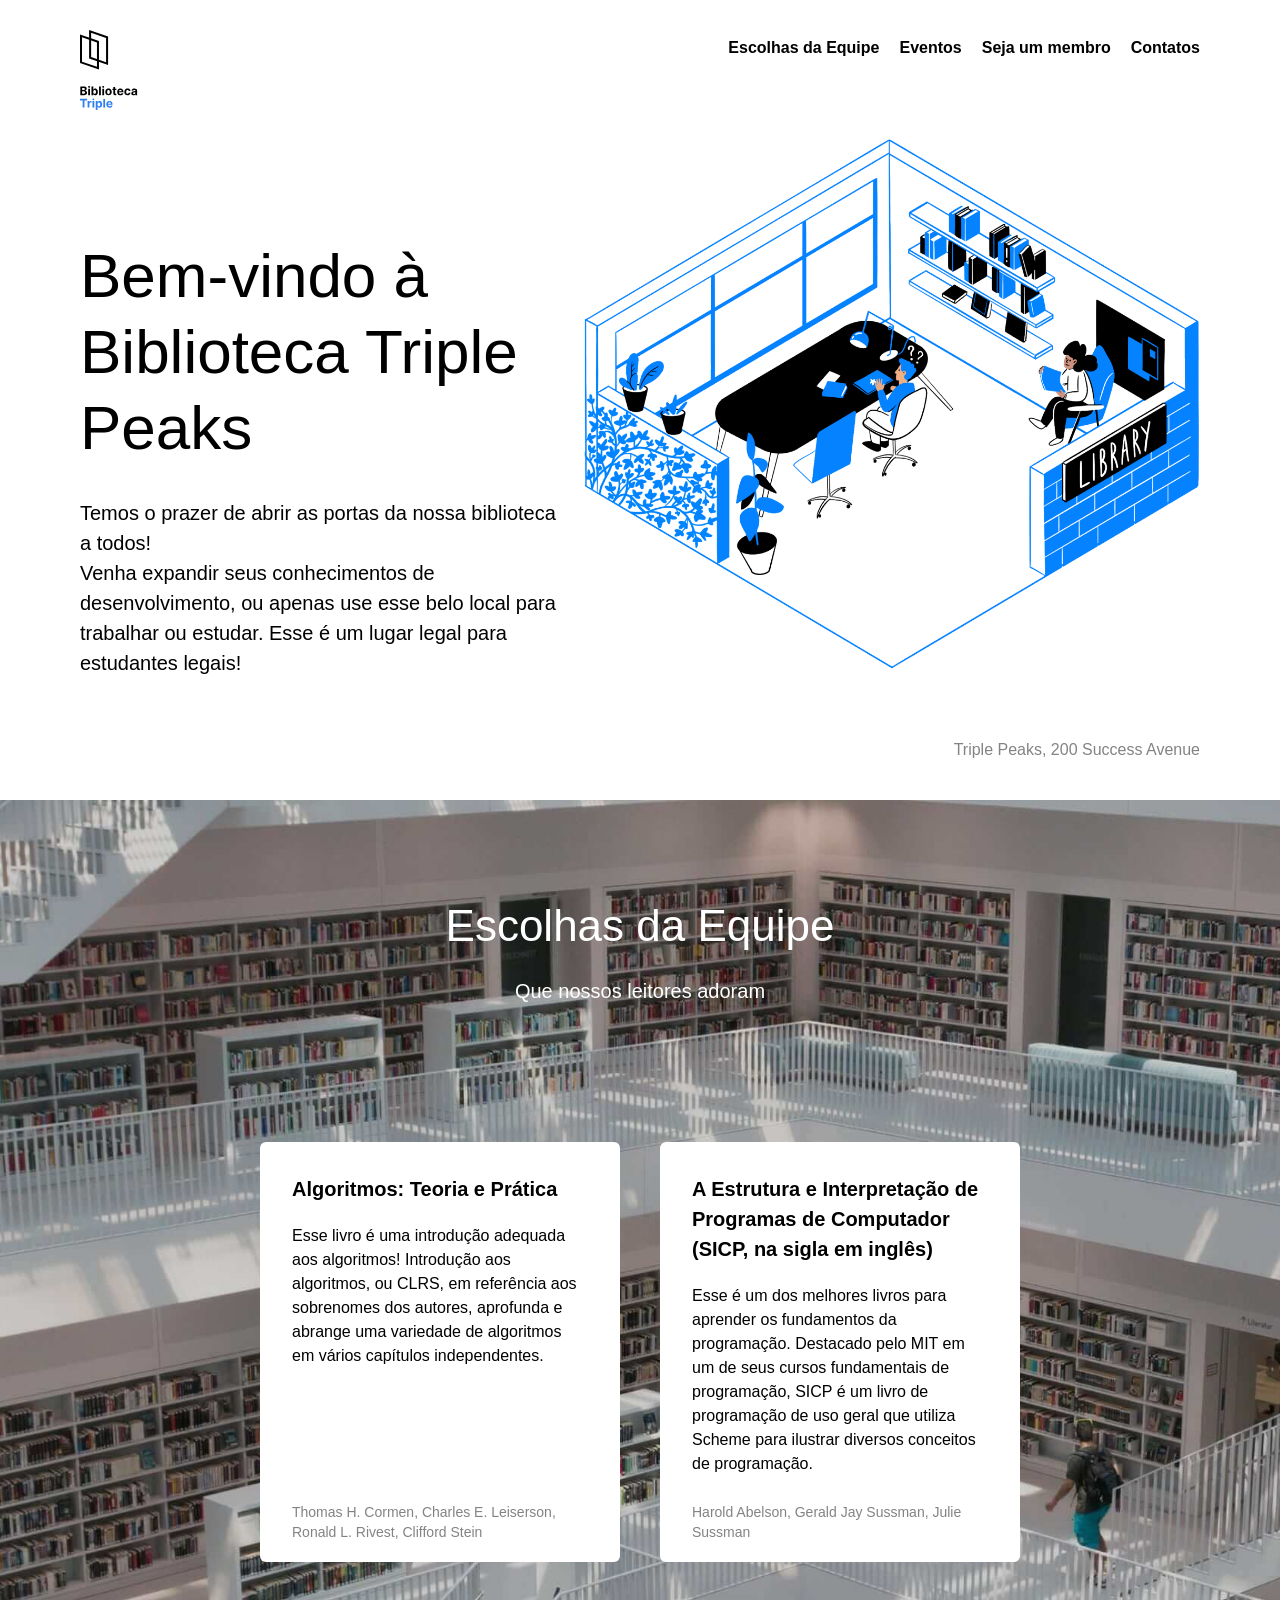
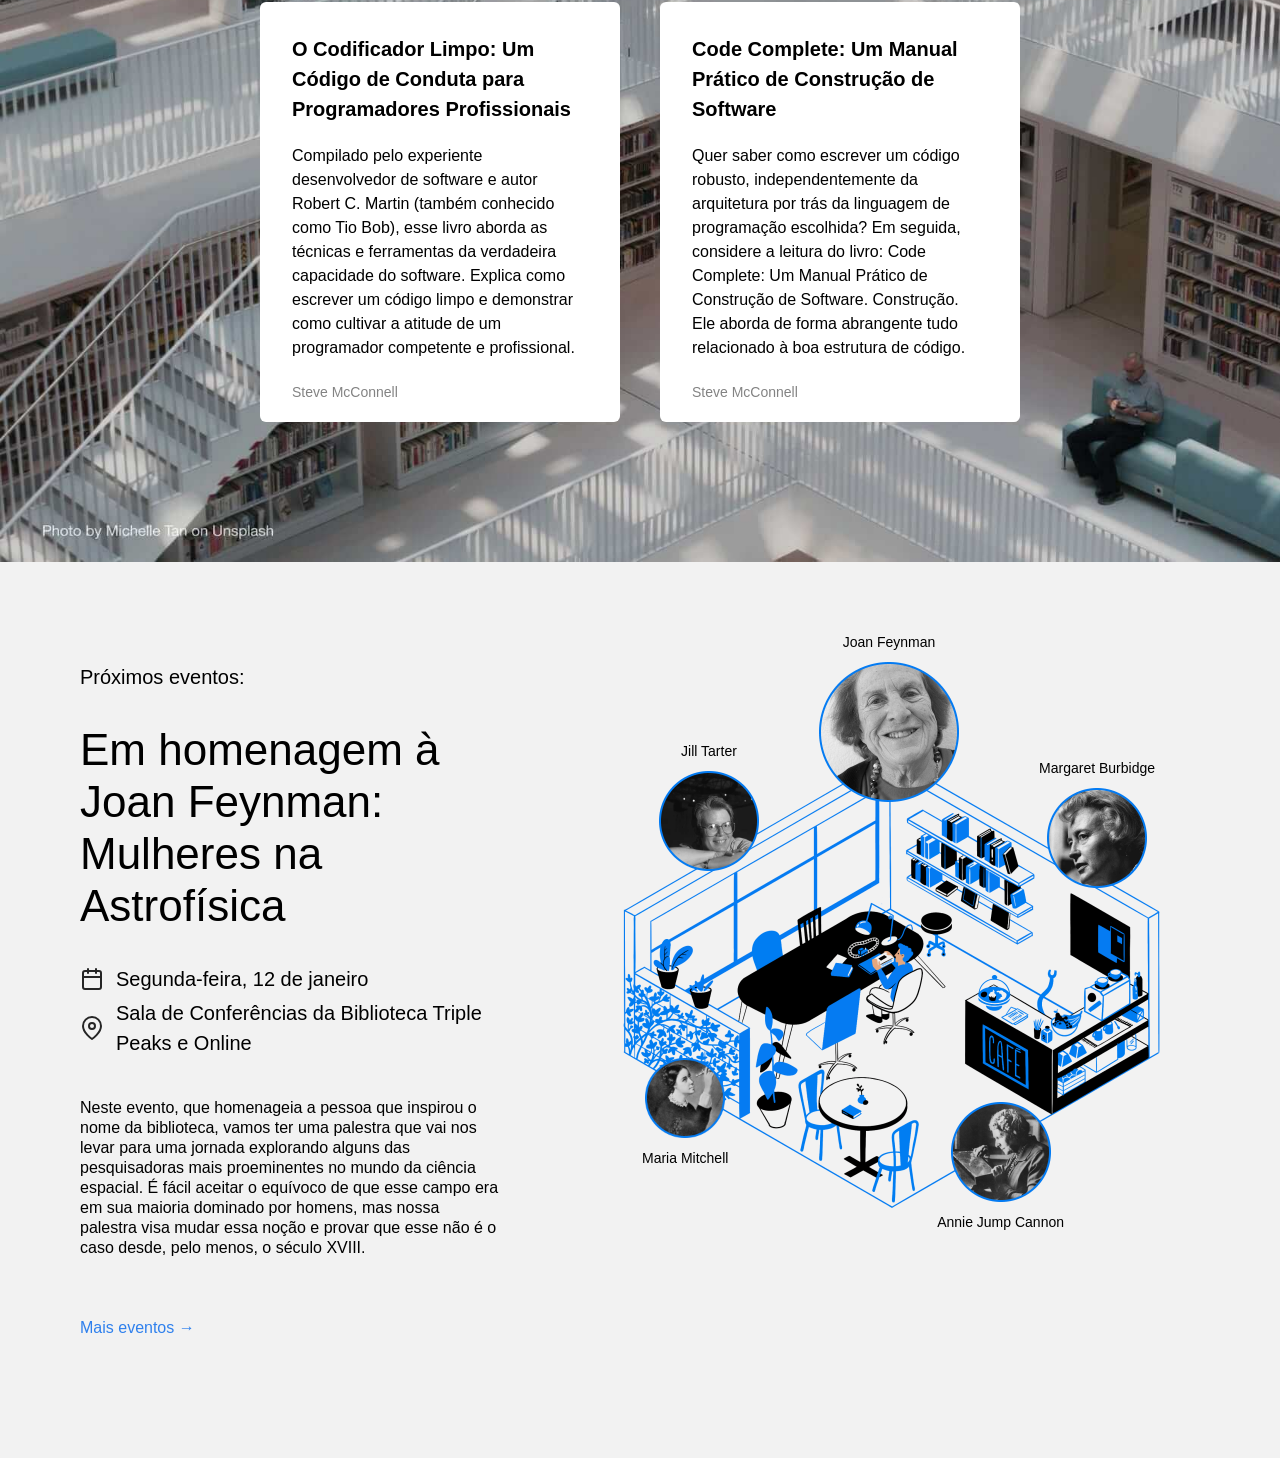
<file: index.html>
<!DOCTYPE html>
<html lang="pt">
  <head>
    <meta charset="UTF-8" />
    <meta name="viewport" content="width=device-width, initial-scale=1.0" />
    <title>Biblioteca Triple Peaks</title>
    <link rel="shortcut icon" href="favicon.ico" />
    <link rel="stylesheet" href="./vendor/normalize.css" />
    <link rel="stylesheet" href="./styles/style.css" />
  </head>

  <body>
    <div class="page">
      <header class="header">
        <nav class="nav">
          <img
            src="./images/logo.svg"
            alt="Logotipo da Biblioteca Triple Peaks"
            class="nav__logo"
          />
          <ul class="nav__links">
            <li>
              <a class="nav__link" href="#staff">Escolhas da Equipe</a>
            </li>
            <li>
              <a class="nav__link" href="#events">Eventos</a>
            </li>
            <li>
              <a class="nav__link" href="#">Seja um membro</a>
            </li>
            <li>
              <a class="nav__link" href="#">Contatos</a>
            </li>
          </ul>
        </nav>
        <div class="header__content">
          <div>
            <h1 class="header__title">Bem-vindo à Biblioteca Triple Peaks</h1>
            <p class="header__description">
              Temos o prazer de abrir as portas da nossa biblioteca a todos!
              <br />
              Venha expandir seus conhecimentos de desenvolvimento, ou apenas
              use esse belo local para trabalhar ou estudar. Esse é um lugar
              legal para estudantes legais!
            </p>
          </div>
          <img
            src="./images/inside_the_library.png"
            alt="Ilustração 'Dentro da biblioteca'"
            class="header__image"
          />
        </div>
        <div class="header__footer">
          <p class="header__address">Triple Peaks, 200 Success Avenue</p>
        </div>
      </header>

      <main class="content">
        <section class="staff" id="staff">
          <h2 class="staff__title">Escolhas da Equipe</h2>
          <p class="staff__subtitle">Que nossos leitores adoram</p>
          <ul class="staff__cards">
            <li class="card">
              <div class="card__content">
                <h3 class="card__title">Algoritmos: Teoria e Prática</h3>
                <p class="card__text">
                  Esse livro é uma introdução adequada aos algoritmos!
                  Introdução aos algoritmos, ou CLRS, em referência aos
                  sobrenomes dos autores, aprofunda e abrange uma variedade de
                  algoritmos em vários capítulos independentes.
                </p>
                <p class="card__footer">
                  Thomas H. Cormen, Charles E. Leiserson, Ronald L. Rivest,
                  Clifford Stein
                </p>
              </div>
            </li>

            <li class="card">
              <div class="card__content">
                <h3 class="card__title">
                  A Estrutura e Interpretação de Programas de Computador (SICP,
                  na sigla em inglês)
                </h3>
                <p class="card__text">
                  Esse é um dos melhores livros para aprender os fundamentos da
                  programação. Destacado pelo MIT em um de seus cursos
                  fundamentais de programação, SICP é um livro de programação de
                  uso geral que utiliza Scheme para ilustrar diversos conceitos
                  de programação.
                </p>
                <p class="card__footer">
                  Harold Abelson, Gerald Jay Sussman, Julie Sussman
                </p>
              </div>
            </li>

            <li class="card">
              <div class="card__content">
                <h3 class="card__title">
                  O Codificador Limpo: Um Código de Conduta para Programadores
                  Profissionais
                </h3>
                <p class="card__text">
                  Compilado pelo experiente desenvolvedor de software e autor
                  Robert C. Martin (também conhecido como Tio Bob), esse livro
                  aborda as técnicas e ferramentas da verdadeira capacidade do
                  software. Explica como escrever um código limpo e demonstrar
                  como cultivar a atitude de um programador competente e
                  profissional.
                </p>
                <p class="card__footer">Steve McConnell</p>
              </div>
            </li>

            <li class="card">
              <div class="card__content">
                <h3 class="card__title">
                  Code Complete: Um Manual Prático de Construção de Software
                </h3>
                <p class="card__text">
                  Quer saber como escrever um código robusto, independentemente
                  da arquitetura por trás da linguagem de programação escolhida?
                  Em seguida, considere a leitura do livro: Code Complete: Um
                  Manual Prático de Construção de Software. Construção. Ele
                  aborda de forma abrangente tudo relacionado à boa estrutura de
                  código.
                </p>
                <p class="card__footer">Steve McConnell</p>
              </div>
            </li>
          </ul>
        </section>
        <section class="events" id="events">
          <div class="events__content">
            <h2 class="events__heading">Próximos eventos:</h2>
            <h3 class="events__title">
              Em homenagem à Joan Feynman: Mulheres na Astrofísica
            </h3>
            <div class="event-info events__info-section">
              <div class="event-info__item">
                <img
                  src="./images/icon_calendar.svg"
                  alt="Calendar icon"
                  class="event-info__icon"
                />
                <p class="event-info__text">Segunda-feira, 12 de janeiro</p>
              </div>
              <div class="event-info__item">
                <img
                  src="./images/icon_pin.svg"
                  alt="Pin icon"
                  class="event-info__icon"
                />
                <p class="event-info__text">
                  Sala de Conferências da Biblioteca Triple Peaks e Online
                </p>
              </div>
            </div>
            <p class="events__description">
              Neste evento, que homenageia a pessoa que inspirou o nome da
              biblioteca, vamos ter uma palestra que vai nos levar para uma
              jornada explorando alguns das pesquisadoras mais proeminentes no
              mundo da ciência espacial. É fácil aceitar o equívoco de que esse
              campo era em sua maioria dominado por homens, mas nossa palestra
              visa mudar essa noção e provar que esse não é o caso desde, pelo
              menos, o século XVIII.
            </p>
            <a href="#" class="events__more">Mais eventos &rarr;</a>
          </div>
          <div class="events__cover">
            <img
              src="./images/cafe.png"
              alt="event cover"
              class="events__image"
            />
            <div class="person person_name_feynman">
              <p class="person__caption">Joan Feynman</p>
              <img
                src="./images/person_feynman.png"
                class="person__image person__image_size_l"
              />
            </div>
            <div class="person person_name_burbidge">
              <p class="person__caption">Margaret Burbidge</p>
              <img
                src="./images/person_burbidge.png"
                class="person__image person__image_size_m"
              />
            </div>
            <div class="person person_name_cannon">
              <img
                src="./images/person_cannon.png"
                class="person__image person__image_size_m"
              />
              <p class="person__caption">Annie Jump Cannon</p>
            </div>
            <div class="person person_name_mitchell">
              <img
                src="./images/person_mitchell.png"
                class="person__image person__image_size_s"
              />
              <p class="person__caption">Maria Mitchell</p>
            </div>
            <div class="person person_name_tarter">
              <p class="person__caption">Jill Tarter</p>
              <img
                src="./images/person_tarter.png"
                class="person__image person__image_size_m"
              />
            </div>
          </div>
        </section>
      </main>
    </div>
  </body>
</html>
</file>
<file: styles/style.css>
* {
  box-sizing: border-box;
}

.page {
  min-width: 1100px;
  max-width: 1600px;
  margin: auto;
  font-family: Arial, sans-serif;
  font-size: 16px;
  line-height: 20px;
}

.header {
  display: flex;
  flex-direction: column;
  height: 100vh;
  min-height: 720px;
  max-height: 800px;
  padding: 30px 80px 40px;
  position: relative;
}

.nav {
  display: flex;
  justify-content: space-between;
}

.nav__logo {
  height: 80px;
  width: 58px;
}

.nav__links {
  display: flex;
  column-gap: 20px;
  list-style-type: none;
  margin: 8px 0 0;
  padding: 0;
}

.nav__link {
  color: #000000;
  text-decoration: none;
  font-weight: bold;
}

.header__content {
  display: flex;
  justify-content: space-between;
}

.header__title {
  max-width: 635px;
  margin: 128px 0 0;
  font-size: 62px;
  line-height: 76px;
  font-weight: 500;
}

.header__description {
  max-width: 515px;
  margin: 32px 0 0;
  font-size: 20px;
  line-height: 30px;
}

.header__image {
  max-width: 636px;
}

.header__footer {
  margin-top: auto;
  width: 100%;
  display: flex;
  align-items: center;
  justify-content: flex-end;
  box-sizing: border-box;
}

.header__link {
  color: #2f80ed;
  text-decoration: none;
}

.header__address {
  margin: 0;
  color: #838383;
}

.staff {
  background-image: url(/images/staff_picks_background.jpg);
  background-size: cover;
  background-repeat: no-repeat;
  padding: 100px 0 140px;
}

.staff__title {
  text-align: center;
  font-size: 44px;
  line-height: 52px;
  font-weight: 400;
  margin: 0 0 24px;
  color: #ffffff;
}

.staff__subtitle {
  text-align: center;
  font-size: 20px;
  line-height: 30px;
  font-weight: 400;
  margin: 0;
  color: #ffffff;
  padding-bottom: 68px;
}

.staff__cards {
  display: flex;
  flex-wrap: wrap;
  justify-content: center;
  gap: 40px;
  max-width: 760px;
  list-style-type: none;
  padding: 0;
  margin: 68px auto 0;
}

.card {
  height: 420px;
  width: 360px;
  background-color: #fff;
  border-radius: 6px;
  padding: 32px 40px 20px 32px;
  box-sizing: border-box;
}

.card__content {
  width: 100%;
  height: 100%;
  display: flex;
  flex-direction: column;
}

.card__title {
  font-size: 20px;
  line-height: 30px;
  font-weight: 700;
  margin: 0;
}

.card__text {
  margin: 20px 0 0;
  font-size: 16px;
  line-height: 24px;
}

.card__footer {
  margin: 0;
  font-size: 14px;
  line-height: 20px;
  color: #838383;
  margin-top: auto;
}

.events {
  padding: 100px 0 120px 80px;
  display: flex;
  align-items: start;
  justify-content: space-between;
  box-sizing: border-box;
  background-color: #f2f2f2;
}

.events__content {
  flex-basis: 580px;
}

.events__heading {
  font-size: 20px;
  font-weight: 500;
  line-height: 30px;
  margin: 0;
}

.events__title {
  font-size: 44px;
  font-weight: 500;
  line-height: 52px;
  margin: 32px 0 0;
}

.events__info-section {
  margin-top: 32px;
}

.event-info__item {
  display: flex;
  align-items: center;
  margin-bottom: 4px;
  font-weight: 500;
}

.event-info__icon {
  background-repeat: no-repeat;
  background-position: center;
  margin-right: 12px;
  width: 24px;
  height: 24px;
}

.event-info__text {
  font-size: 20px;
  font-weight: 500;
  line-height: 30px;
  margin: 0;
}

.events__description {
  margin: 40px 0 60px;
}

.events__more {
  color: #2f80ed;
  text-decoration: none;
}

.events__cover {
  flex-grow: 1;
  flex-shrink: 0;
  flex-basis: 780px;
  max-width: 780px;
  position: relative;
}

.events__image {
  max-width: 100%;
}

.person {
  position: absolute;
  display: flex;
  align-items: center;
  flex-direction: column;
  gap: 10px;
}

.person_name_feynman {
  top: -30px;
  left: 319px;
}

.person_name_burbidge {
  top: 96px;
  right: 125px;
}

.person_name_cannon {
  bottom: 18px;
  right: 216px;
}

.person_name_mitchell {
  left: 142px;
  bottom: 82px;
}

.person_name_tarter {
  top: 79px;
  left: 159px;
}

.person__image {
  max-width: 100%;
}

.person__image_size_l {
  width: 140px;
}

.person__image_size_m {
  width: 100px;
}

.person__image_size_s {
  width: 80px;
}

.person__caption {
  text-align: center;
  font-size: 14px;
  margin: 0;
}
</file>
